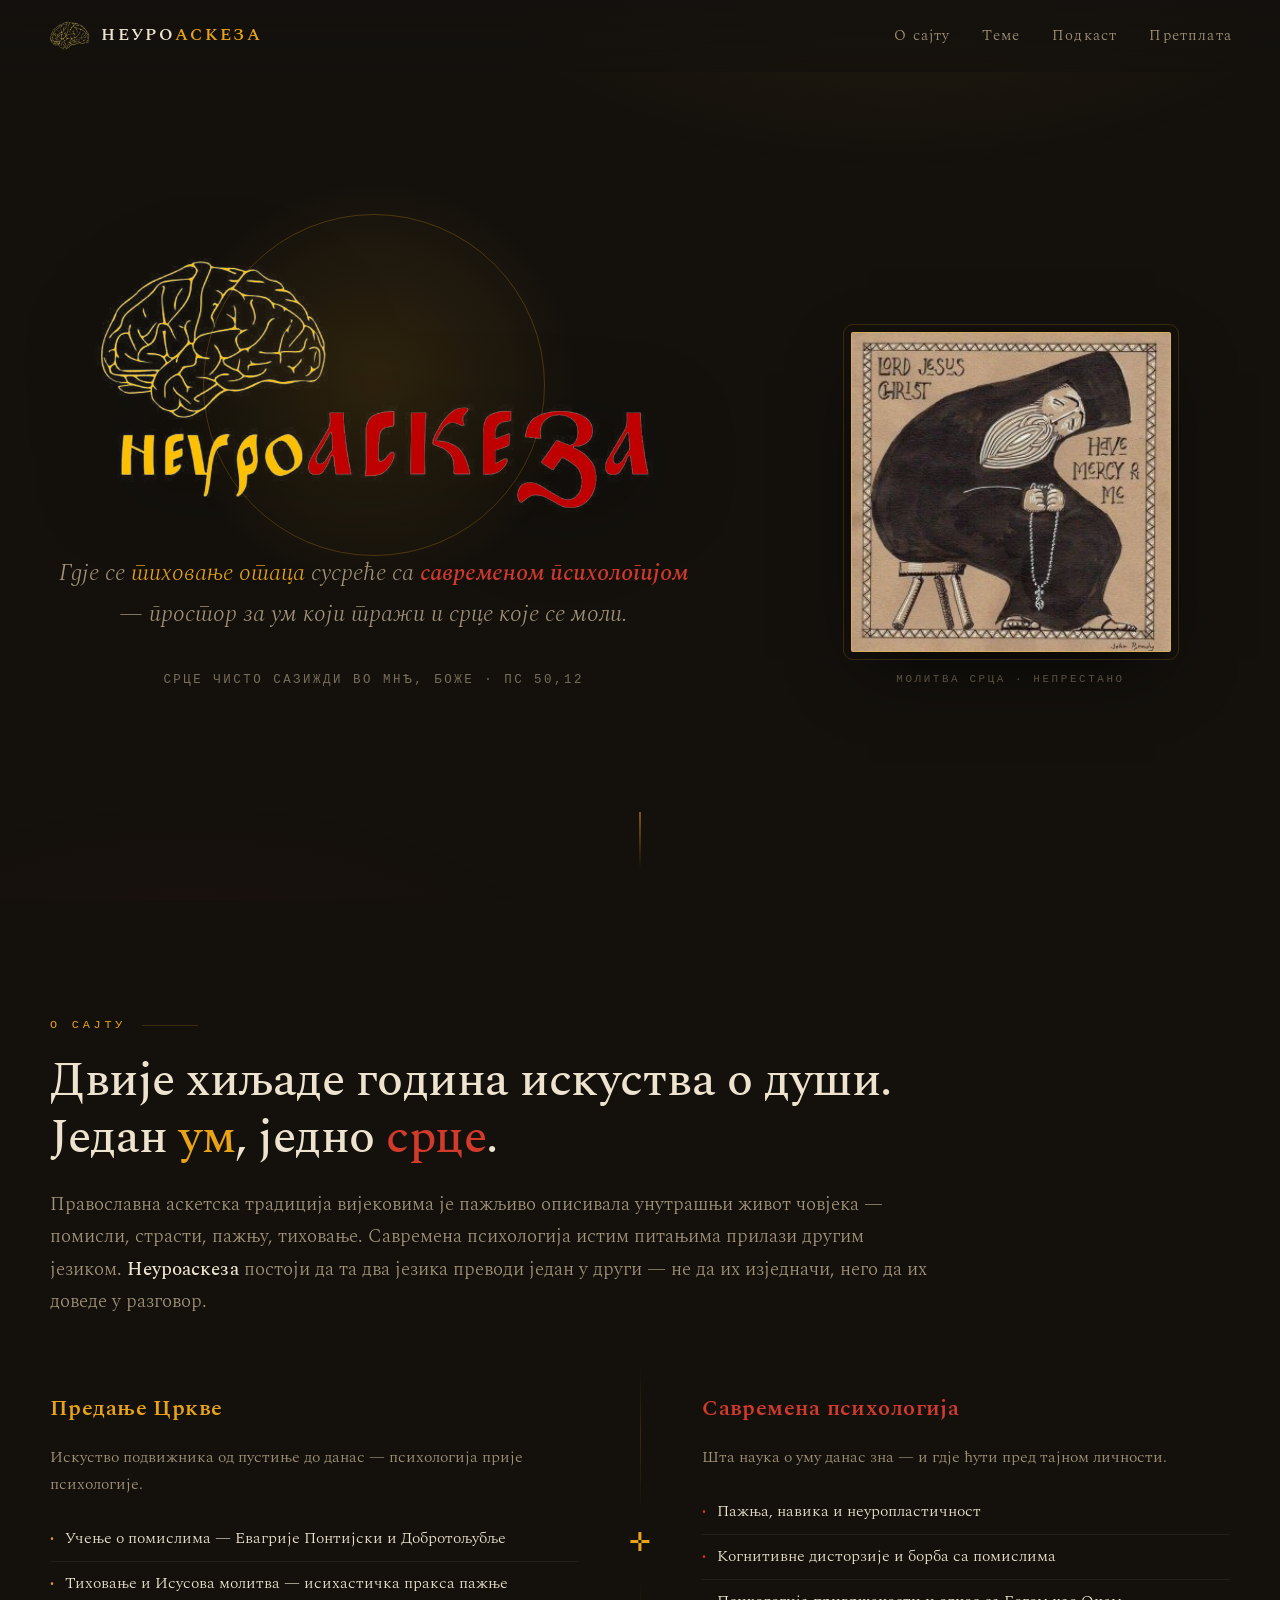
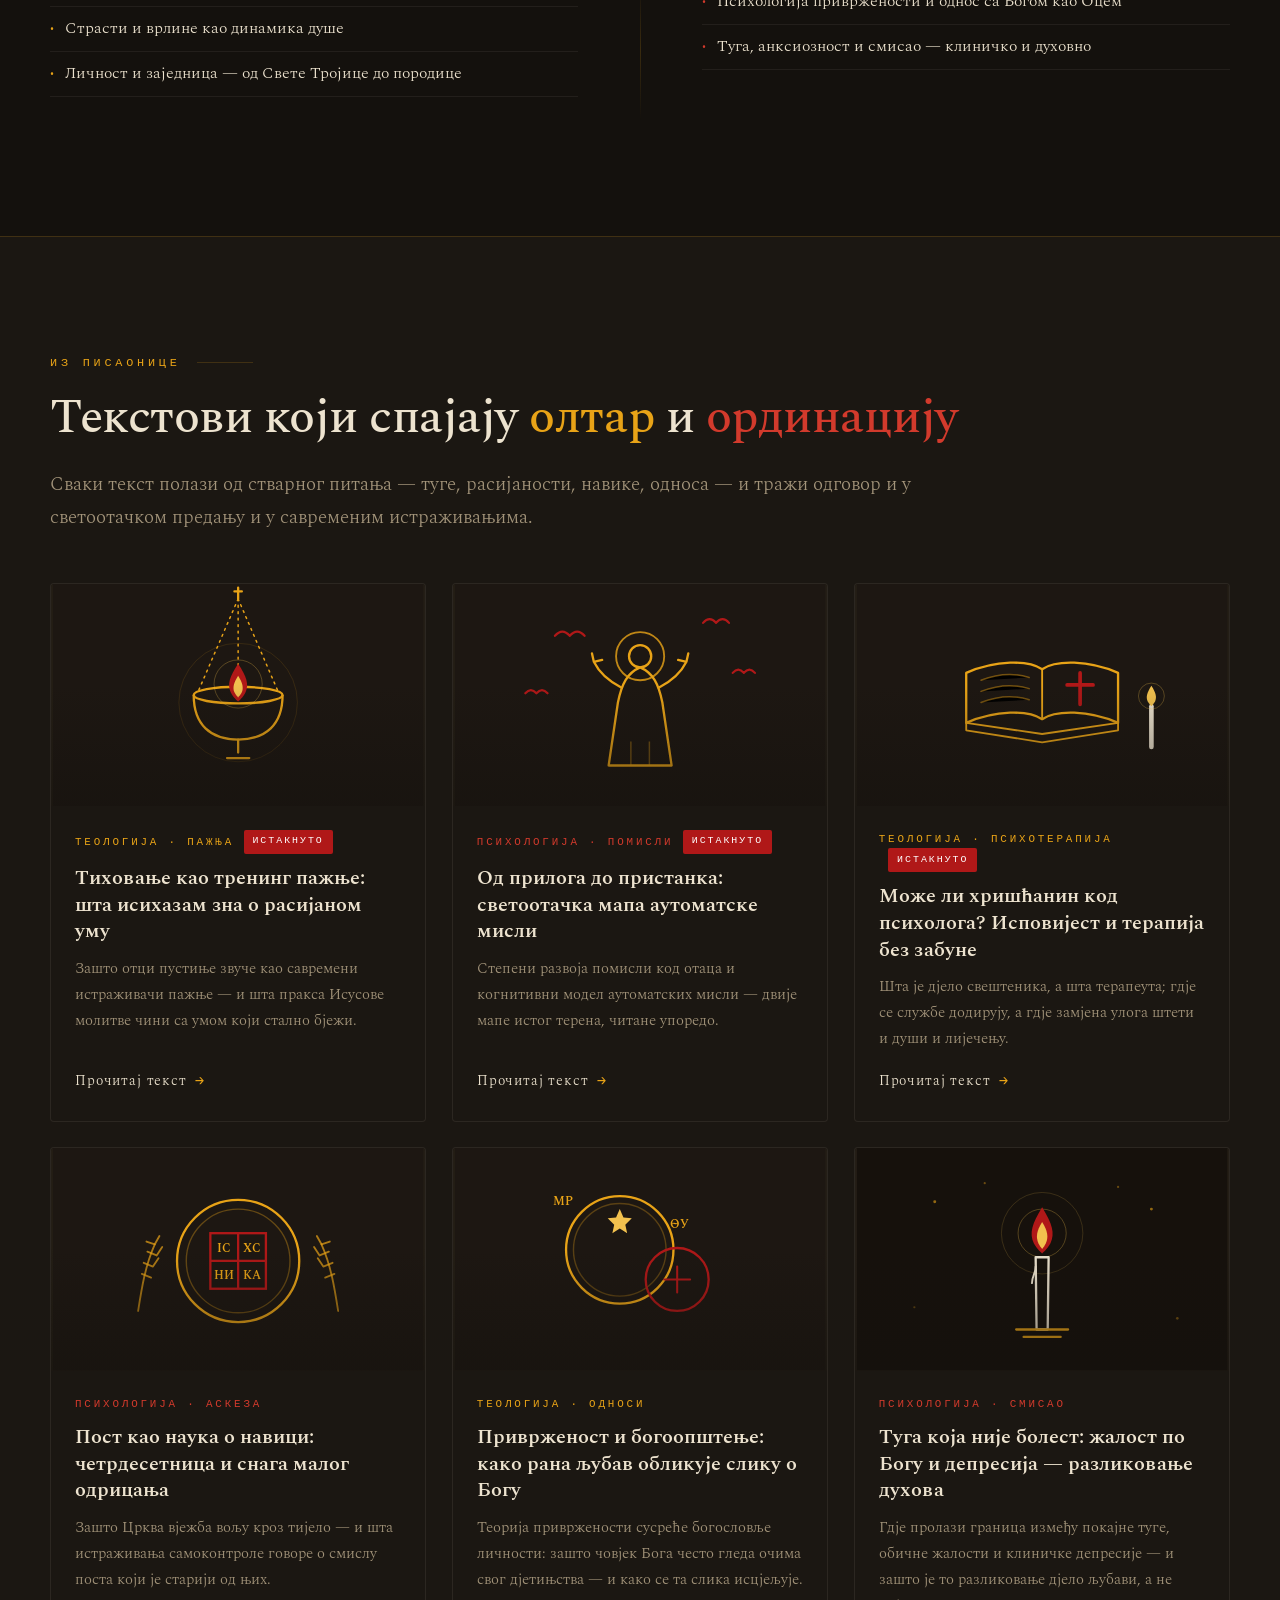
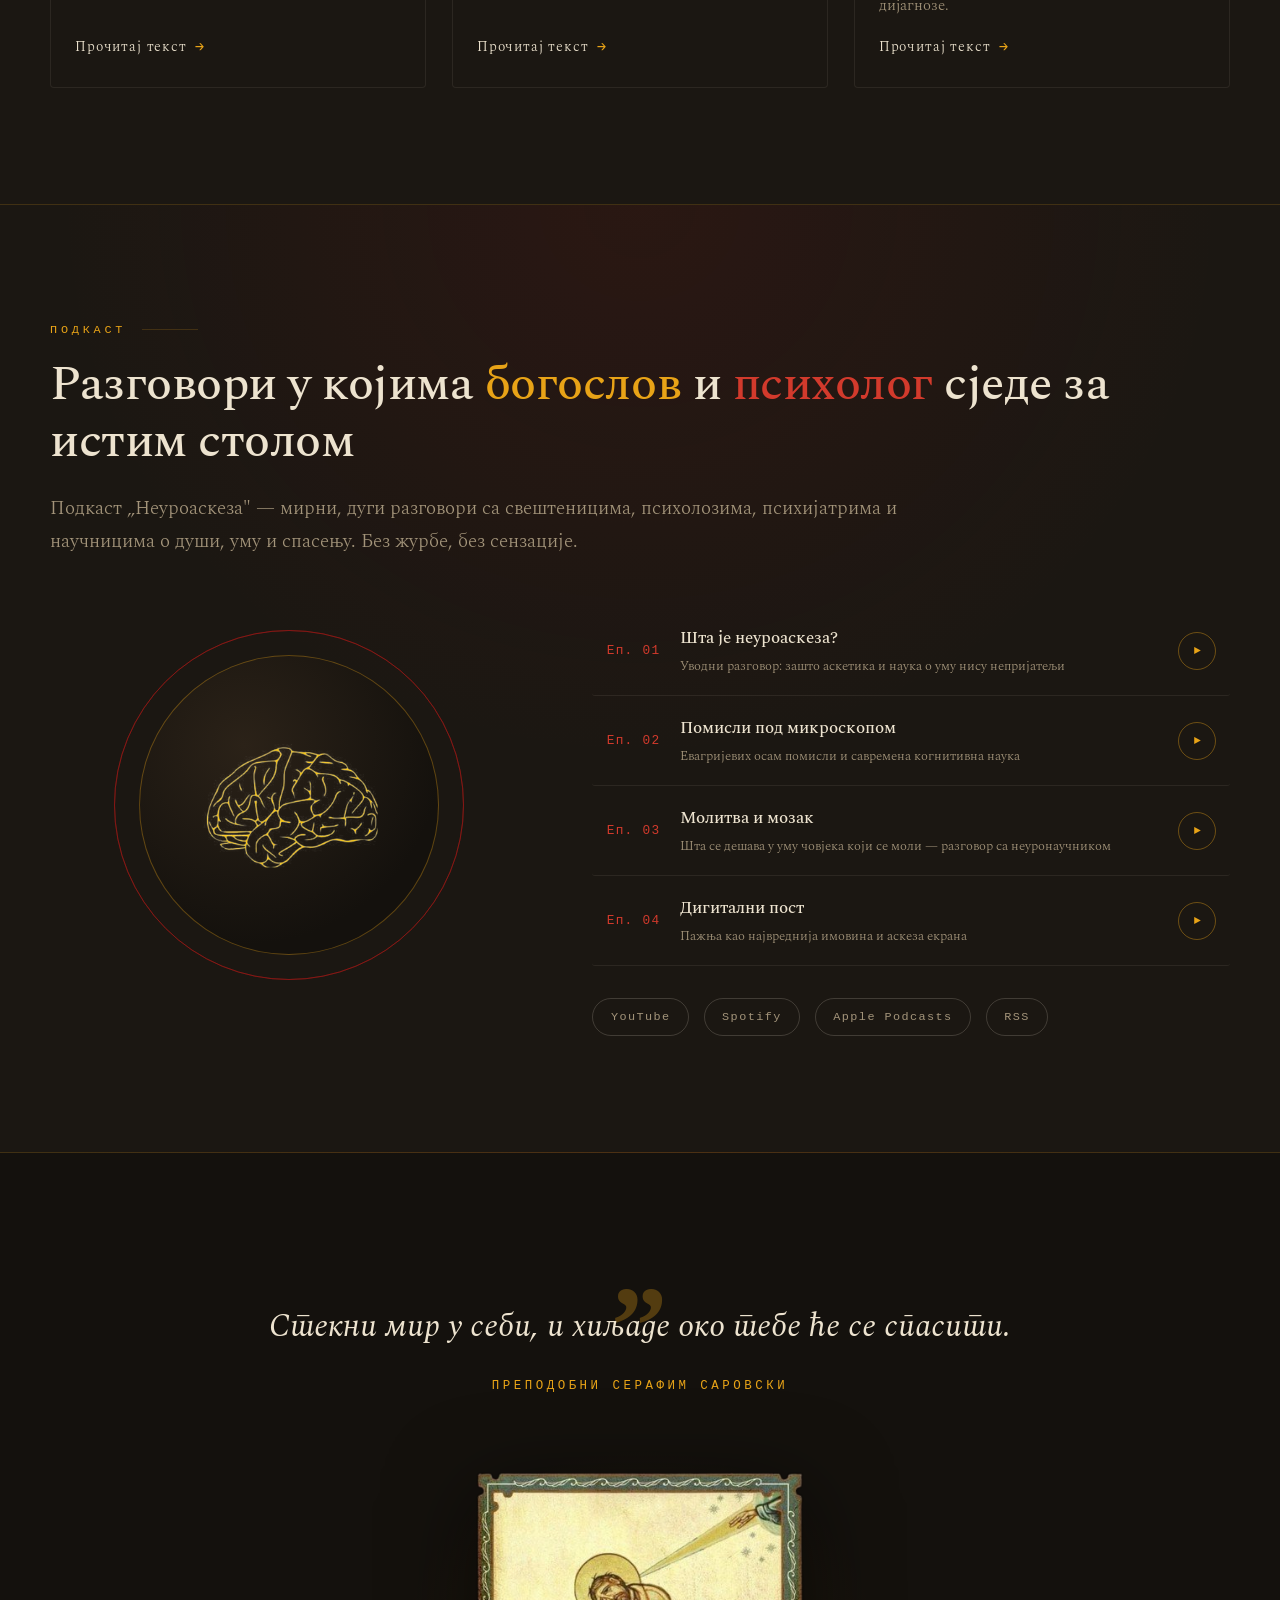
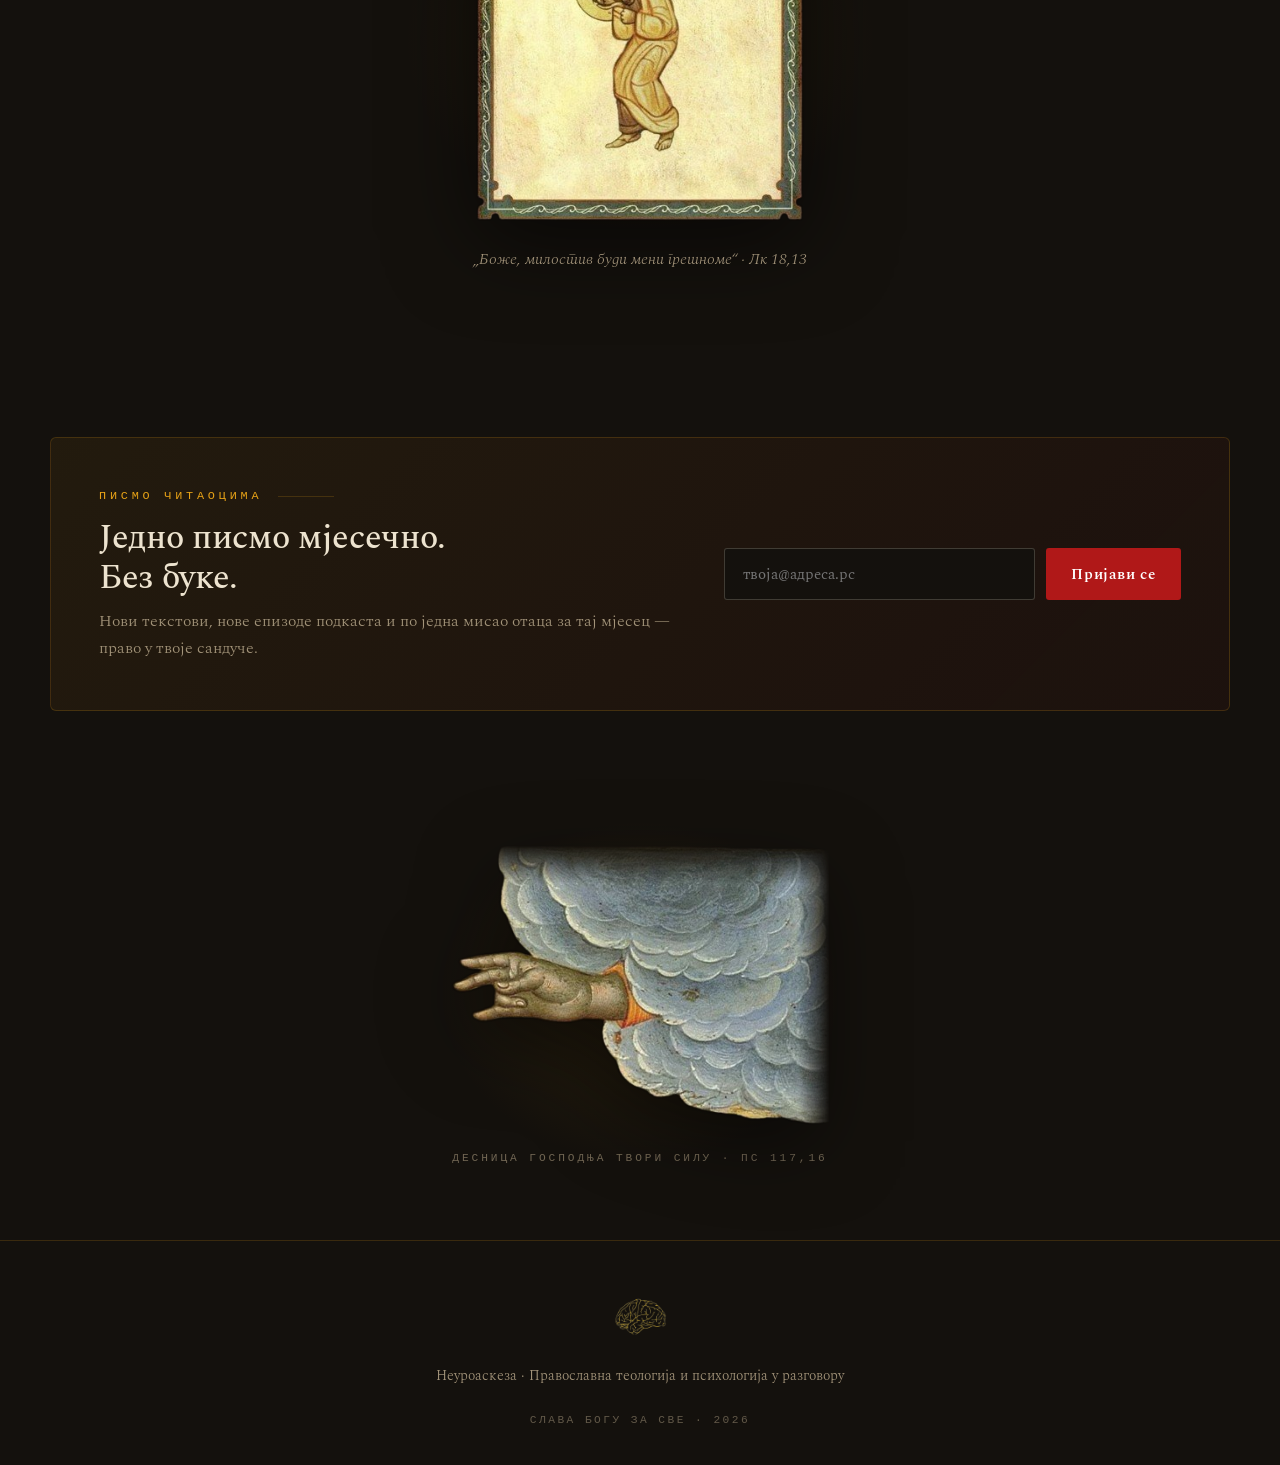
<file: index.html>
<!DOCTYPE html>
<html lang="sr">
<head>
<meta charset="UTF-8">
<meta name="viewport" content="width=device-width, initial-scale=1.0">
<title>Неуроаскеза — Православна теологија и психологија</title>
<meta name="description" content="Неуроаскеза — простор сусрета православне теологије, психологије и савремене науке о уму.">
<link rel="icon" type="image/png" href="images/znak.png">
<meta property="og:title" content="Неуроаскеза — Православна теологија и психологија">
<meta property="og:description" content="Простор сусрета православне теологије, психологије и савремене науке о уму. Текстови и подкаст.">
<meta property="og:type" content="website">
<meta property="og:image" content="images/logo.png">
<meta name="theme-color" content="#14110d">
<link rel="preconnect" href="https://fonts.googleapis.com">
<link rel="preconnect" href="https://fonts.gstatic.com" crossorigin>
<link href="https://fonts.googleapis.com/css2?family=Spectral:ital,wght@0,300;0,400;0,500;0,600;0,700;1,400;1,500&family=PT+Serif:ital,wght@0,400;0,700;1,400&family=PT+Mono&display=swap&subset=cyrillic" rel="stylesheet">
<style>
:root{
  --noc:#14110d;          /* ноћно бдење — основа */
  --noc2:#1b1712;         /* топлија плоча */
  --noc3:#241e16;         /* издигнута површина */
  --zlato:#E8A317;        /* злато из логотипа */
  --zlato-svetlo:#F2C14E; /* светлије злато */
  --grimiz:#B01818;       /* литургијски гримиз */
  --grimiz-svetao:#d23a2c;
  --pergament:#EDE3CF;    /* основни текст */
  --pepeo:#a3947a;        /* пригушен текст */
  --linija:rgba(232,163,23,.18);
  --serif:'Spectral','PT Serif',Georgia,serif;
  --mono:'PT Mono',ui-monospace,monospace;
}
*{margin:0;padding:0;box-sizing:border-box}
html{scroll-behavior:smooth}
body{
  background:var(--noc);
  color:var(--pergament);
  font-family:var(--serif);
  font-weight:300;
  line-height:1.7;
  overflow-x:hidden;
}
::selection{background:var(--grimiz);color:var(--pergament)}

/* ----- позадинска текстура: тихи злaтни „кандило" сјај ----- */
body::before{
  content:"";
  position:fixed;inset:0;
  background:
    radial-gradient(ellipse 60% 40% at 70% -5%, rgba(232,163,23,.07), transparent 60%),
    radial-gradient(ellipse 50% 35% at 15% 110%, rgba(176,24,24,.05), transparent 60%);
  pointer-events:none;z-index:0;
}
main,header,footer{position:relative;z-index:1}

/* ================= НАВИГАЦИЈА ================= */
.nav{
  position:fixed;top:0;left:0;right:0;z-index:100;
  display:flex;align-items:center;justify-content:space-between;
  padding:.9rem clamp(1.2rem,4vw,3rem);
  background:linear-gradient(to bottom, rgba(20,17,13,.92), rgba(20,17,13,.75));
  backdrop-filter:blur(12px);
  border-bottom:1px solid transparent;
  transition:border-color .4s ease;
}
.nav.scrolled{border-bottom-color:var(--linija)}
.nav-mark{display:flex;align-items:center;gap:.7rem;text-decoration:none}
.nav-mark img{height:42px;width:auto;display:block;transition:transform .5s cubic-bezier(.2,.8,.2,1)}
.nav-mark:hover img{transform:rotate(-6deg) scale(1.08)}
.nav-mark span{
  font-family:var(--serif);font-weight:600;font-size:1.05rem;letter-spacing:.14em;
  color:var(--pergament);text-transform:uppercase;
}
.nav-mark span b{color:var(--zlato);font-weight:600}
.nav-links{display:flex;gap:clamp(1rem,2.5vw,2.2rem);list-style:none}
.nav-links a{
  color:var(--pepeo);text-decoration:none;font-size:.92rem;letter-spacing:.08em;
  position:relative;padding:.25rem 0;transition:color .3s;
}
.nav-links a::after{
  content:"";position:absolute;left:0;bottom:0;width:100%;height:1px;
  background:var(--zlato);transform:scaleX(0);transform-origin:right;
  transition:transform .35s cubic-bezier(.2,.8,.2,1);
}
.nav-links a:hover{color:var(--pergament)}
.nav-links a:hover::after{transform:scaleX(1);transform-origin:left}
.nav-toggle{display:none;background:none;border:none;cursor:pointer;padding:.4rem}
.nav-toggle span{display:block;width:24px;height:2px;background:var(--zlato);margin:5px 0;transition:.3s}

/* ================= ХЕРОЈ ================= */
.hero{
  min-height:100vh;
  display:flex;flex-direction:column;justify-content:center;align-items:center;
  text-align:center;
  padding:7rem clamp(1.2rem,4vw,3rem) 4rem;
  position:relative;
}
/* нимб — златни круг иза логотипа, као ореол иконе */
.hero-nimbus{
  position:relative;
  display:flex;justify-content:center;align-items:center;
  margin-bottom:2.5rem;
}
.hero-nimbus::before{
  content:"";
  position:absolute;
  width:min(420px,72vw);height:min(420px,72vw);
  border-radius:50%;
  background:radial-gradient(circle, rgba(232,163,23,.13) 0%, rgba(232,163,23,.05) 45%, transparent 70%);
  animation:nimbus 7s ease-in-out infinite;
}
.hero-nimbus::after{
  content:"";
  position:absolute;
  width:min(340px,60vw);height:min(340px,60vw);
  border-radius:50%;
  border:1px solid rgba(232,163,23,.25);
  animation:nimbusRing 7s ease-in-out infinite;
}
@keyframes nimbus{0%,100%{transform:scale(1);opacity:.85}50%{transform:scale(1.06);opacity:1}}
@keyframes nimbusRing{0%,100%{transform:scale(1);opacity:.5}50%{transform:scale(1.04);opacity:.9}}
.hero-logo{
  width:min(560px,86vw);height:auto;position:relative;z-index:2;
  opacity:0;transform:translateY(24px);
  animation:rise 1.2s .2s cubic-bezier(.2,.8,.2,1) forwards;
  filter:drop-shadow(0 12px 40px rgba(0,0,0,.5));
  transition:transform .6s cubic-bezier(.2,.8,.2,1), filter .6s;
}
.hero-logo:hover{
  transform:translateY(-6px) scale(1.02);
  filter:drop-shadow(0 18px 50px rgba(232,163,23,.25));
}
@keyframes rise{to{opacity:1;transform:translateY(0)}}
.hero-tag{
  font-size:clamp(1.15rem,2.4vw,1.5rem);
  font-weight:300;font-style:italic;
  color:var(--pepeo);
  max-width:34em;
  opacity:0;animation:rise 1.2s .55s cubic-bezier(.2,.8,.2,1) forwards;
}
.hero-tag em{color:var(--zlato);font-style:italic}
.hero-tag strong{color:var(--grimiz-svetao);font-weight:500}
.hero-verse{
  margin-top:2.2rem;
  font-family:var(--mono);font-size:.78rem;letter-spacing:.2em;text-transform:uppercase;
  color:rgba(163,148,122,.7);
  opacity:0;animation:rise 1.2s .85s cubic-bezier(.2,.8,.2,1) forwards;
}
.hero-scroll{
  position:absolute;bottom:2rem;left:50%;transform:translateX(-50%);
  width:1px;height:56px;background:linear-gradient(to bottom, var(--zlato), transparent);
  animation:drip 2.2s ease-in-out infinite;
}
@keyframes drip{0%{transform:translateX(-50%) scaleY(0);transform-origin:top}45%{transform:translateX(-50%) scaleY(1);transform-origin:top}55%{transform:translateX(-50%) scaleY(1);transform-origin:bottom}100%{transform:translateX(-50%) scaleY(0);transform-origin:bottom}}

/* ================= СЕКЦИЈЕ ================= */
section{padding:clamp(4rem,9vw,7.5rem) clamp(1.2rem,4vw,3rem)}
.wrap{max-width:1180px;margin:0 auto}
.eyebrow{
  font-family:var(--mono);font-size:.74rem;letter-spacing:.32em;text-transform:uppercase;
  color:var(--zlato);margin-bottom:1.1rem;display:flex;align-items:center;gap:1rem;
}
.eyebrow::after{content:"";flex:0 0 56px;height:1px;background:var(--linija)}
h2{
  font-size:clamp(1.9rem,4.4vw,3rem);font-weight:500;line-height:1.18;
  letter-spacing:-.01em;margin-bottom:1.4rem;
}
h2 .gold{color:var(--zlato)}
h2 .crims{color:var(--grimiz-svetao)}
.lede{font-size:clamp(1.05rem,1.7vw,1.2rem);color:var(--pepeo);max-width:46em}

/* откривање при скролу */
.reveal{opacity:0;transform:translateY(34px);transition:opacity .9s cubic-bezier(.2,.8,.2,1), transform .9s cubic-bezier(.2,.8,.2,1)}
.reveal.on{opacity:1;transform:none}
.reveal.d1{transition-delay:.12s}.reveal.d2{transition-delay:.24s}.reveal.d3{transition-delay:.36s}

/* ================= О САЈТУ — две колоне сусрета ================= */
.meet{
  display:grid;grid-template-columns:1fr auto 1fr;gap:clamp(1.5rem,4vw,3.5rem);
  align-items:stretch;margin-top:3rem;
}
.meet-col{padding:1.5rem 0}
.meet-col h3{
  font-size:1.35rem;font-weight:600;margin-bottom:1rem;letter-spacing:.02em;
}
.meet-col.theo h3{color:var(--zlato)}
.meet-col.psy h3{color:var(--grimiz-svetao)}
.meet-col p{color:var(--pepeo);font-size:1rem}
.meet-col ul{list-style:none;margin-top:1.2rem}
.meet-col li{
  padding:.55rem 0;border-bottom:1px solid rgba(237,227,207,.07);
  font-size:.97rem;color:var(--pergament);
  display:flex;gap:.7rem;align-items:baseline;
  transition:padding-left .3s ease, color .3s;
}
.meet-col li::before{content:"·";color:var(--zlato);font-weight:700}
.meet-col.psy li::before{color:var(--grimiz-svetao)}
.meet-col li:hover{padding-left:.5rem;color:#fff}
.meet-axis{
  display:flex;flex-direction:column;align-items:center;gap:.8rem;
  justify-content:center;
}
.meet-axis .line{width:1px;flex:1;background:linear-gradient(to bottom,transparent,var(--linija),transparent)}
.meet-axis .cross{
  font-size:1.6rem;color:var(--zlato);
  animation:pulseGold 4s ease-in-out infinite;
}
@keyframes pulseGold{0%,100%{opacity:.65;text-shadow:0 0 0 transparent}50%{opacity:1;text-shadow:0 0 24px rgba(232,163,23,.55)}}

/* ================= ТЕМЕ / ЧЛАНЦИ ================= */
.cards{
  display:grid;grid-template-columns:repeat(auto-fit,minmax(290px,1fr));
  gap:1.6rem;margin-top:3rem;
}
.card{
  background:var(--noc2);
  border:1px solid rgba(237,227,207,.08);
  border-radius:4px;
  overflow:hidden;
  text-decoration:none;color:inherit;
  display:flex;flex-direction:column;
  transition:transform .5s cubic-bezier(.2,.8,.2,1), border-color .5s, box-shadow .5s;
}
.card:hover{
  transform:translateY(-8px);
  border-color:rgba(232,163,23,.4);
  box-shadow:0 24px 60px -20px rgba(0,0,0,.7), 0 0 0 1px rgba(232,163,23,.12);
}
.card-img{
  position:relative;aspect-ratio:16/9.5;overflow:hidden;
  background:var(--noc3);
}
.card-img svg{
  width:100%;height:100%;display:block;
  transition:transform .8s cubic-bezier(.2,.8,.2,1), filter .8s;
}
.card:hover .card-img svg{transform:scale(1.08);filter:saturate(1.25) brightness(1.1)}
.card-img::after{
  content:"";position:absolute;inset:0;
  background:linear-gradient(to top, rgba(20,17,13,.55), transparent 55%);
  opacity:.9;transition:opacity .6s;
}
.card:hover .card-img::after{opacity:.4}
/* златни одсјај који прелази преко слике на ховер */
.card-img::before{
  content:"";position:absolute;top:0;left:-80%;width:50%;height:100%;
  background:linear-gradient(105deg, transparent, rgba(242,193,78,.18), transparent);
  transform:skewX(-18deg);z-index:2;transition:left .8s cubic-bezier(.2,.8,.2,1);
}
.card:hover .card-img::before{left:130%}
.card-body{padding:1.5rem 1.5rem 1.7rem;display:flex;flex-direction:column;gap:.7rem;flex:1}
.card-cat{
  font-family:var(--mono);font-size:.68rem;letter-spacing:.26em;text-transform:uppercase;
  color:var(--zlato);
}
.card-cat.red{color:var(--grimiz-svetao)}
.card h3{font-size:1.28rem;font-weight:600;line-height:1.3;transition:color .3s}
.card:hover h3{color:var(--zlato-svetlo)}
.card p{font-size:.95rem;color:var(--pepeo);flex:1}
.card-more{
  font-size:.88rem;color:var(--pergament);letter-spacing:.06em;
  display:inline-flex;align-items:center;gap:.5rem;margin-top:.4rem;
}
.card-more::after{content:"→";transition:transform .35s cubic-bezier(.2,.8,.2,1);color:var(--zlato)}
.card:hover .card-more::after{transform:translateX(6px)}

/* ================= ПОДКАСТ ================= */
.podcast{
  background:
    radial-gradient(ellipse 70% 90% at 50% 0%, rgba(176,24,24,.10), transparent 65%),
    var(--noc2);
  border-top:1px solid var(--linija);
  border-bottom:1px solid var(--linija);
}
.pod-grid{
  display:grid;grid-template-columns:minmax(280px,1.05fr) 1.4fr;
  gap:clamp(2rem,5vw,4.5rem);align-items:center;margin-top:1rem;
}
.pod-visual{position:relative;display:flex;justify-content:center;align-items:center;padding:2rem 0}
.pod-disc{
  width:min(300px,70vw);height:min(300px,70vw);border-radius:50%;
  background:radial-gradient(circle at 35% 30%, #2b2218, var(--noc) 70%);
  border:1px solid rgba(232,163,23,.35);
  display:flex;justify-content:center;align-items:center;
  position:relative;
  transition:transform .6s cubic-bezier(.2,.8,.2,1), box-shadow .6s;
  cursor:pointer;
}
.pod-disc:hover{transform:scale(1.04);box-shadow:0 0 80px rgba(232,163,23,.18)}
.pod-disc img{width:62%;height:auto;animation:spinSlow 40s linear infinite}
.pod-disc:hover img{animation-play-state:paused}
@keyframes spinSlow{to{transform:rotate(360deg)}}
.pod-wave{
  position:absolute;inset:-26px;border-radius:50%;
  border:1px solid rgba(176,24,24,.35);
  animation:wave 3.2s ease-out infinite;
}
.pod-wave.w2{animation-delay:1.05s}
.pod-wave.w3{animation-delay:2.1s}
@keyframes wave{0%{transform:scale(.86);opacity:0}25%{opacity:.7}100%{transform:scale(1.22);opacity:0}}
.episodes{list-style:none;margin-top:2rem;display:flex;flex-direction:column}
.ep{
  display:grid;grid-template-columns:auto 1fr auto;gap:1.2rem;align-items:center;
  padding:1.1rem .9rem;border-bottom:1px solid rgba(237,227,207,.08);
  transition:background .35s, padding-left .35s;cursor:pointer;border-radius:3px;
}
.ep:hover{background:rgba(232,163,23,.05);padding-left:1.3rem}
.ep-num{
  font-family:var(--mono);font-size:.8rem;color:var(--grimiz-svetao);letter-spacing:.1em;
}
.ep-title{font-size:1.05rem;font-weight:500}
.ep-title small{display:block;font-size:.84rem;color:var(--pepeo);font-weight:300;margin-top:.15rem}
.ep-play{
  width:38px;height:38px;border-radius:50%;
  border:1px solid rgba(232,163,23,.4);
  display:flex;justify-content:center;align-items:center;
  color:var(--zlato);font-size:.7rem;
  transition:background .35s, transform .35s, color .35s;
}
.ep:hover .ep-play{background:var(--zlato);color:var(--noc);transform:scale(1.12)}
.pod-platforms{margin-top:2rem;display:flex;gap:.9rem;flex-wrap:wrap}
.chip{
  font-family:var(--mono);font-size:.74rem;letter-spacing:.12em;
  border:1px solid rgba(237,227,207,.18);border-radius:99px;
  padding:.5rem 1.1rem;color:var(--pepeo);text-decoration:none;
  transition:border-color .3s,color .3s, transform .3s;
}
.chip:hover{border-color:var(--zlato);color:var(--zlato-svetlo);transform:translateY(-2px)}

/* ================= ЦИТАТ ================= */
.quote{
  text-align:center;max-width:880px;margin:0 auto;position:relative;
}
.quote::before{
  content:"„";font-size:7rem;line-height:0;display:block;
  color:rgba(232,163,23,.3);font-weight:700;margin-bottom:2.2rem;
  font-family:Georgia,serif;
}
.quote blockquote{
  font-size:clamp(1.35rem,3vw,2rem);font-weight:400;font-style:italic;line-height:1.5;
}
.quote cite{
  display:block;margin-top:1.6rem;font-style:normal;
  font-family:var(--mono);font-size:.78rem;letter-spacing:.28em;text-transform:uppercase;
  color:var(--zlato);
}

/* ================= ЦАРИНИК — смирење и покајање ================= */
.carinik-wrap{
  margin:4.5rem auto 0;text-align:center;max-width:420px;position:relative;
}
.carinik-wrap::before{
  content:"";position:absolute;left:50%;top:42%;
  width:130%;height:110%;transform:translate(-50%,-50%);
  background:radial-gradient(ellipse, rgba(232,163,23,.08), transparent 65%);
  pointer-events:none;
  animation:nimbus 7s ease-in-out infinite;
}
.carinik-img{
  width:min(330px,76vw);height:auto;display:block;margin:0 auto;position:relative;
  border-radius:3px;
  transform-origin:50% 92%;
  animation:carinikBow 8s ease-in-out infinite;
  filter:drop-shadow(0 20px 44px rgba(0,0,0,.6));
  transition:transform .7s cubic-bezier(.2,.8,.2,1), filter .7s;
}
.carinik-img:hover{
  transform:scale(1.045);
  filter:drop-shadow(0 26px 54px rgba(0,0,0,.65)) drop-shadow(0 0 36px rgba(232,163,23,.3));
}
@keyframes carinikBow{
  0%,100%{transform:rotate(0deg) translateY(0)}
  50%{transform:rotate(-1.1deg) translateY(3px)}
}
.carinik-caption{
  margin-top:1.5rem;position:relative;
  font-style:italic;font-size:1.02rem;color:var(--pepeo);
}

/* ================= ПРЕТПЛАТА ================= */
.subscribe-box{
  margin-top:3rem;
  background:linear-gradient(135deg, rgba(232,163,23,.07), rgba(176,24,24,.06));
  border:1px solid var(--linija);border-radius:6px;
  padding:clamp(1.8rem,4vw,3rem);
  display:grid;grid-template-columns:1.3fr 1fr;gap:2rem;align-items:center;
}
.sub-form{display:flex;gap:.7rem}
.sub-form input{
  flex:1;background:var(--noc);border:1px solid rgba(237,227,207,.2);
  border-radius:3px;padding:.85rem 1.1rem;color:var(--pergament);
  font-family:var(--serif);font-size:.95rem;outline:none;transition:border-color .3s;
}
.sub-form input:focus{border-color:var(--zlato)}
.btn{
  background:var(--grimiz);color:#fff;border:none;border-radius:3px;
  padding:.85rem 1.6rem;font-family:var(--serif);font-weight:600;font-size:.95rem;
  letter-spacing:.04em;cursor:pointer;position:relative;overflow:hidden;
  transition:transform .3s, box-shadow .3s;
}
.btn:hover{transform:translateY(-2px);box-shadow:0 10px 30px -8px rgba(176,24,24,.6)}
.btn::after{
  content:"";position:absolute;top:0;left:-70%;width:40%;height:100%;
  background:linear-gradient(105deg,transparent,rgba(255,255,255,.25),transparent);
  transform:skewX(-18deg);transition:left .6s;
}
.btn:hover::after{left:140%}

/* ================= МОНАХ — молитвена сцена ================= */
.hero-row{
  display:grid;grid-template-columns:1.25fr .85fr;
  gap:clamp(2.5rem,7vw,6.5rem);
  align-items:center;width:100%;max-width:1240px;
}
.hero-left{display:flex;flex-direction:column;align-items:center;text-align:center}
.monk-scene{
  position:relative;
  display:flex;justify-content:center;
  opacity:0;animation:rise 1.2s .75s cubic-bezier(.2,.8,.2,1) forwards;
  padding-top:4.5rem; /* простор за облачиће */
}
.monk-frame{
  position:relative;
  width:min(320px,78vw);
  border:1px solid rgba(232,163,23,.45);
  outline:1px solid rgba(232,163,23,.18);
  outline-offset:7px;
  border-radius:2px;
  box-shadow:0 24px 70px -18px rgba(0,0,0,.75), inset 0 0 0 6px rgba(20,17,13,.18);
  background:#c9b292;
  transform-origin:50% 100%;
  animation:monkSway 6.5s ease-in-out infinite;
  transition:transform .5s cubic-bezier(.2,.8,.2,1), box-shadow .5s;
}
.monk-frame:hover{box-shadow:0 30px 90px -16px rgba(0,0,0,.85), 0 0 50px rgba(232,163,23,.18)}
@keyframes monkSway{
  0%,100%{transform:rotate(0deg)}
  30%{transform:rotate(.7deg)}
  70%{transform:rotate(-.7deg)}
}
.monk-frame img.monk-base{width:100%;height:auto;display:block;border-radius:1px}
.monk-rope{
  position:absolute;
  /* исјечак основне слике 300x300: x160..205, y165..273 */
  left:53.333%;top:55%;
  width:15%;height:auto;
  transform-origin:50% 2%;
  animation:ropeSwing 3.4s ease-in-out infinite;
  pointer-events:none;
}
@keyframes ropeSwing{
  0%,100%{transform:rotate(-1.8deg)}
  50%{transform:rotate(1.8deg)}
}
/* облачићи молитве */
.pray-bubbles{position:absolute;left:50%;top:0;width:0;height:0;pointer-events:none}
.bubble{
  position:absolute;
  background:var(--pergament);
  color:#241a10;
  font-family:var(--serif);font-weight:500;font-style:italic;
  border-radius:18px;
  padding:.55rem .95rem;
  font-size:.86rem;line-height:1.35;
  white-space:nowrap;
  opacity:0;
  box-shadow:0 8px 26px -8px rgba(0,0,0,.6);
}
.bubble.main{
  left:-78px;top:-6px;
  animation:bubbleMain 7s ease-in-out infinite;
}
.bubble.main::after{
  content:"";position:absolute;bottom:-7px;left:38px;
  width:14px;height:14px;background:inherit;
  transform:rotate(45deg);border-radius:2px;
}
.bdot{
  position:absolute;background:var(--pergament);border-radius:50%;
  opacity:0;box-shadow:0 4px 12px -3px rgba(0,0,0,.5);
}
.bdot.d1{width:7px;height:7px;left:-26px;top:52px;animation:bdot 7s ease-in-out infinite}
.bdot.d2{width:11px;height:11px;left:-40px;top:36px;animation:bdot 7s .25s ease-in-out infinite}
.bdot.d3{width:15px;height:15px;left:-58px;top:18px;animation:bdot 7s .5s ease-in-out infinite}
@keyframes bdot{
  0%,8%{opacity:0;transform:scale(.4)}
  14%,60%{opacity:1;transform:scale(1)}
  72%,100%{opacity:0;transform:scale(.6)}
}
@keyframes bubbleMain{
  0%,16%{opacity:0;transform:translateY(10px) scale(.92)}
  26%,62%{opacity:1;transform:translateY(0) scale(1)}
  76%,100%{opacity:0;transform:translateY(-14px) scale(.96)}
}
.monk-caption{
  margin-top:1.1rem;text-align:center;
  font-family:var(--mono);font-size:.68rem;letter-spacing:.24em;text-transform:uppercase;
  color:rgba(163,148,122,.65);
}

/* ================= МОДАЛ — читање текста ================= */
.modal{
  position:fixed;inset:0;z-index:200;
  display:flex;justify-content:center;align-items:flex-start;
  padding:clamp(.8rem,3vw,3rem);
  background:rgba(10,8,6,.82);
  backdrop-filter:blur(8px);
  opacity:0;pointer-events:none;
  transition:opacity .4s ease;
  overflow-y:auto;
}
.modal.open{opacity:1;pointer-events:auto}
.modal-panel{
  background:var(--noc2);
  border:1px solid rgba(232,163,23,.3);
  border-radius:6px;
  max-width:760px;width:100%;
  margin:auto 0;
  padding:clamp(1.6rem,5vw,3.5rem);
  position:relative;
  transform:translateY(26px) scale(.98);
  transition:transform .45s cubic-bezier(.2,.8,.2,1);
  box-shadow:0 40px 120px -30px rgba(0,0,0,.9);
}
.modal.open .modal-panel{transform:none}
.modal-close{
  position:sticky;top:0;float:right;margin:-.6rem -.6rem 0 1rem;
  width:42px;height:42px;border-radius:50%;
  background:var(--noc3);border:1px solid rgba(232,163,23,.35);
  color:var(--zlato);font-size:1.1rem;cursor:pointer;
  transition:background .3s,transform .3s;
  z-index:5;
}
.modal-close:hover{background:var(--grimiz);color:#fff;transform:rotate(90deg)}
.art-cat{
  font-family:var(--mono);font-size:.7rem;letter-spacing:.28em;text-transform:uppercase;
  color:var(--zlato);display:block;margin-bottom:1rem;
}
.modal-panel h2{font-size:clamp(1.5rem,3.4vw,2.2rem);margin-bottom:1.6rem}
.art-body{font-size:1.04rem;line-height:1.85;color:#d9cfba}
.art-body p{margin-bottom:1.25rem}
.art-body p:first-of-type::first-letter{
  font-size:3.4em;float:left;line-height:.85;
  padding:.06em .12em 0 0;color:var(--grimiz-svetao);font-weight:600;
}
.art-body h4{
  font-size:1.15rem;font-weight:600;color:var(--zlato-svetlo);
  margin:2rem 0 .9rem;letter-spacing:.02em;
}
.art-body em{color:var(--pergament)}
.art-body .vinjeta{
  text-align:center;color:var(--zlato);letter-spacing:.6em;
  margin:2rem 0;font-size:.9rem;
}
.badge{
  display:inline-block;font-family:var(--mono);font-size:.62rem;
  letter-spacing:.2em;text-transform:uppercase;
  background:var(--grimiz);color:#fff;border-radius:2px;
  padding:.22rem .55rem;margin-left:.6rem;vertical-align:middle;
}

/* ================= БЛАГОСЛОВ — десница из облака ================= */
.blagoslov{
  padding-top:1rem;padding-bottom:4.5rem;
  display:flex;justify-content:center;text-align:center;
}
.hand-wrap{position:relative;display:inline-block}
.hand-wrap::before{
  content:"";position:absolute;left:50%;top:46%;
  width:120%;height:120%;transform:translate(-50%,-50%);
  background:radial-gradient(ellipse, rgba(232,163,23,.10), transparent 65%);
  pointer-events:none;
  animation:nimbus 6s ease-in-out infinite;
}
.hand-img{
  width:min(380px,80vw);height:auto;display:block;position:relative;
  animation:handFloat 7s ease-in-out infinite;
  transition:transform .7s cubic-bezier(.2,.8,.2,1), filter .7s;
  filter:drop-shadow(0 18px 40px rgba(0,0,0,.55));
}
.hand-img:hover{
  transform:translateY(-8px) scale(1.04);
  filter:drop-shadow(0 24px 50px rgba(0,0,0,.6)) drop-shadow(0 0 34px rgba(232,163,23,.35));
}
@keyframes handFloat{
  0%,100%{transform:translateY(0) rotate(0deg)}
  50%{transform:translateY(-9px) rotate(-.6deg)}
}
.hand-caption{
  margin-top:1.4rem;
  font-family:var(--mono);font-size:.7rem;letter-spacing:.26em;text-transform:uppercase;
  color:rgba(163,148,122,.65);
}

/* ================= ПОДНОЖЈЕ ================= */
footer{
  border-top:1px solid var(--linija);
  padding:3rem clamp(1.2rem,4vw,3rem) 2.2rem;
  display:flex;flex-direction:column;align-items:center;gap:1.4rem;text-align:center;
}
footer img{height:54px;opacity:.9;transition:transform .5s, opacity .5s}
footer img:hover{transform:scale(1.1) rotate(4deg);opacity:1}
footer p{font-size:.85rem;color:var(--pepeo)}
footer .ps{font-family:var(--mono);font-size:.7rem;letter-spacing:.22em;text-transform:uppercase;color:rgba(163,148,122,.55)}

/* ================= МОБИЛНО ================= */
@media (max-width:880px){
  .hero-row{grid-template-columns:1fr;gap:3.5rem}
  .monk-scene{padding-top:4rem}
  .bubble.main{left:-130px}
  .nav-links{
    position:fixed;top:0;right:0;height:100vh;width:min(76vw,320px);
    background:var(--noc2);flex-direction:column;padding:6rem 2.2rem;
    transform:translateX(100%);transition:transform .45s cubic-bezier(.2,.8,.2,1);
    border-left:1px solid var(--linija);gap:1.6rem;
  }
  .nav-links.open{transform:none}
  .nav-toggle{display:block;z-index:110}
  .nav-toggle.open span:nth-child(1){transform:translateY(7px) rotate(45deg)}
  .nav-toggle.open span:nth-child(2){opacity:0}
  .nav-toggle.open span:nth-child(3){transform:translateY(-7px) rotate(-45deg)}
  .meet{grid-template-columns:1fr}
  .meet-axis{flex-direction:row;width:100%}
  .meet-axis .line{height:1px;width:auto;flex:1;background:linear-gradient(to right,transparent,var(--linija),transparent)}
  .pod-grid{grid-template-columns:1fr}
  .subscribe-box{grid-template-columns:1fr}
  .sub-form{flex-direction:column}
}
@media (prefers-reduced-motion:reduce){
  *,*::before,*::after{animation-duration:.01ms !important;animation-iteration-count:1 !important;transition-duration:.01ms !important}
  html{scroll-behavior:auto}
}
</style>
</head>
<body>

<nav class="nav" id="nav">
  <a class="nav-mark" href="#vrh">
    <img src="images/znak.png" alt="Неуроаскеза — знак">
    <span>Неуро<b>аскеза</b></span>
  </a>
  <button class="nav-toggle" id="navToggle" aria-label="Мени">
    <span></span><span></span><span></span>
  </button>
  <ul class="nav-links" id="navLinks">
    <li><a href="#o-sajtu">О сајту</a></li>
    <li><a href="#teme">Теме</a></li>
    <li><a href="#podkast">Подкаст</a></li>
    <li><a href="#pretplata">Претплата</a></li>
  </ul>
</nav>

<header class="hero" id="vrh">
  <div class="hero-row">
    <div class="hero-left">
      <div class="hero-nimbus">
        <img class="hero-logo" src="images/logo.png" alt="Неуроаскеза — логотип: мозак исцртан златом и назив исписан уставним писмом">
      </div>
      <p class="hero-tag">Гдје се <em>тиховање отаца</em> сусреће са <strong>савременом психологијом</strong> — простор за ум који тражи и срце које се моли.</p>
      <p class="hero-verse">Срце чисто сазижди во мнѣ, Боже · Пс 50,12</p>
    </div>

    <div class="monk-scene" aria-label="Цртеж монаха који се моли са бројаницом">
      <div>
        <div class="monk-frame">
          <div class="pray-bubbles" aria-hidden="true">
            <span class="bdot d1"></span>
            <span class="bdot d2"></span>
            <span class="bdot d3"></span>
            <span class="bubble main">Господе Исусе Христе,<br>помилуј ме</span>
          </div>
          <img class="monk-base" src="images/monah.png" alt="Монах погнуте главе моли се на столици држећи бројаницу">
          <img class="monk-rope" src="images/brojanica.png" alt="" aria-hidden="true">
        </div>
        <p class="monk-caption">Молитва срца · непрестано</p>
      </div>
    </div>
  </div>
  <div class="hero-scroll" aria-hidden="true"></div>
</header>

<main>

<!-- ============ О САЈТУ ============ -->
<section id="o-sajtu">
  <div class="wrap">
    <p class="eyebrow reveal">О сајту</p>
    <h2 class="reveal d1">Двије хиљаде година искуства о души.<br>Један <span class="gold">ум</span>, једно <span class="crims">срце</span>.</h2>
    <p class="lede reveal d2">Православна аскетска традиција вијековима је пажљиво описивала унутрашњи живот човјека — помисли, страсти, пажњу, тиховање. Савремена психологија истим питањима прилази другим језиком. <strong style="color:var(--pergament);font-weight:500">Неуроаскеза</strong> постоји да та два језика преводи један у други — не да их изједначи, него да их доведе у разговор.</p>

    <div class="meet">
      <div class="meet-col theo reveal d1">
        <h3>Предање Цркве</h3>
        <p>Искуство подвижника од пустиње до данас — психологија прије психологије.</p>
        <ul>
          <li>Учење о помислима — Евагрије Понтијски и Добротољубље</li>
          <li>Тиховање и Исусова молитва — исихастичка пракса пажње</li>
          <li>Страсти и врлине као динамика душе</li>
          <li>Личност и заједница — од Свете Тројице до породице</li>
        </ul>
      </div>
      <div class="meet-axis" aria-hidden="true">
        <div class="line"></div>
        <div class="cross">✛</div>
        <div class="line"></div>
      </div>
      <div class="meet-col psy reveal d2">
        <h3>Савремена психологија</h3>
        <p>Шта наука о уму данас зна — и гдје ћути пред тајном личности.</p>
        <ul>
          <li>Пажња, навика и неуропластичност</li>
          <li>Когнитивне дисторзије и борба са помислима</li>
          <li>Психологија привржености и однос са Богом као Оцем</li>
          <li>Туга, анксиозност и смисао — клиничко и духовно</li>
        </ul>
      </div>
    </div>
  </div>
</section>

<!-- ============ ТЕМЕ / ЧЛАНЦИ ============ -->
<section id="teme" style="background:var(--noc2);border-top:1px solid var(--linija)">
  <div class="wrap">
    <p class="eyebrow reveal">Из писаонице</p>
    <h2 class="reveal d1">Текстови који спајају <span class="gold">олтар</span> и <span class="crims">ординацију</span></h2>
    <p class="lede reveal d2">Сваки текст полази од стварног питања — туге, расијаности, навике, односа — и тражи одговор и у светоотачком предању и у савременим истраживањима.</p>

    <div class="cards">

      <a class="card reveal" href="#" data-article="tihovanje">
        <div class="card-img">
          <svg viewBox="0 0 400 240" xmlns="http://www.w3.org/2000/svg" role="img" aria-label="Илустрација: висеће кандило са пламеном">
            <rect width="400" height="240" fill="#1d1712"/>
            <circle cx="200" cy="128" r="64" fill="none" stroke="#E8A317" stroke-opacity=".14"/>
            <path d="M196 8 h8 M200 4 v12" stroke="#E8A317" stroke-width="2.5" stroke-linecap="round"/>
            <g stroke="#E8A317" stroke-width="1.6" stroke-dasharray="2 5" stroke-linecap="round">
              <path d="M200 16 L156 118 M200 16 L244 118 M200 16 L200 112"/>
            </g>
            <ellipse cx="200" cy="120" rx="48" ry="9" fill="none" stroke="#E8A317" stroke-width="2.5"/>
            <path d="M152 120 C 152 152 170 168 200 168 C 230 168 248 152 248 120" fill="none" stroke="#E8A317" stroke-width="2.5"/>
            <path d="M200 168 v14 M188 188 h24" stroke="#E8A317" stroke-width="2.5" stroke-linecap="round"/>
            <path d="M200 86 C 209 100 212 108 208 117 C 205 123 201 126 200 127 C 199 126 195 123 192 117 C 188 108 191 100 200 86 Z" fill="#B01818"/>
            <path d="M200 99 C 205 107 206 112 204 117 C 202 121 200 122 200 123 C 200 122 198 121 196 117 C 194 112 195 107 200 99 Z" fill="#F2C14E"/>
            <circle cx="200" cy="108" r="26" fill="none" stroke="#F2C14E" stroke-opacity=".3"/>
          </svg>
        </div>
        <div class="card-body">
          <span class="card-cat">Теологија · Пажња<span class="badge">Истакнуто</span></span>
          <h3>Тиховање као тренинг пажње: шта исихазам зна о расијаном уму</h3>
          <p>Зашто отци пустиње звуче као савремени истраживачи пажње — и шта пракса Исусове молитве чини са умом који стално бјежи.</p>
          <span class="card-more">Прочитај текст</span>
        </div>
      </a>

      <a class="card reveal d1" href="#" data-article="pomisli">
        <div class="card-img">
          <svg viewBox="0 0 400 240" xmlns="http://www.w3.org/2000/svg" role="img" aria-label="Илустрација: молитвеник са раширеним рукама и птице помисли">
            <rect width="400" height="240" fill="#1d1712"/>
            <circle cx="200" cy="78" r="26" fill="none" stroke="#E8A317" stroke-opacity=".8" stroke-width="2"/>
            <circle cx="200" cy="78" r="12" fill="none" stroke="#E8A317" stroke-width="2.5"/>
            <path d="M200 90 C 186 96 180 108 176 128 L 166 196 L 234 196 L 224 128 C 220 108 214 96 200 90 Z" fill="none" stroke="#E8A317" stroke-width="2.5" stroke-linejoin="round"/>
            <path d="M180 112 C 168 106 156 96 150 84 M150 84 l-2 -9 M150 84 l9 -2" stroke="#E8A317" stroke-width="2.5" fill="none" stroke-linecap="round"/>
            <path d="M220 112 C 232 106 244 96 250 84 M250 84 l2 -9 M250 84 l-9 -2" stroke="#E8A317" stroke-width="2.5" fill="none" stroke-linecap="round"/>
            <path d="M190 196 v-26 M210 196 v-26" stroke="#E8A317" stroke-opacity=".4" stroke-width="1.6"/>
            <g stroke="#B01818" stroke-width="2.4" fill="none" stroke-linecap="round">
              <path d="M108 56 q8 -9 16 0 M124 56 q8 -9 16 0"/>
              <path d="M268 42 q7 -8 14 0 M282 42 q7 -8 14 0"/>
              <path d="M300 96 q6 -7 12 0 M312 96 q6 -7 12 0"/>
              <path d="M76 118 q6 -7 12 0 M88 118 q6 -7 12 0"/>
            </g>
          </svg>
        </div>
        <div class="card-body">
          <span class="card-cat red">Психологија · Помисли<span class="badge">Истакнуто</span></span>
          <h3>Од прилога до пристанка: светоотачка мапа аутоматске мисли</h3>
          <p>Степени развоја помисли код отаца и когнитивни модел аутоматских мисли — двије мапе истог терена, читане упоредо.</p>
          <span class="card-more">Прочитај текст</span>
        </div>
      </a>

      <a class="card reveal d2" href="#" data-article="ispovijest">
        <div class="card-img">
          <svg viewBox="0 0 400 240" xmlns="http://www.w3.org/2000/svg" role="img" aria-label="Илустрација: отворено Јеванђеље са крстом и свијећа">
            <rect width="400" height="240" fill="#1d1712"/>
            <path d="M118 150 C 150 136 185 136 200 146 C 215 136 250 136 282 150 L 282 96 C 250 82 215 82 200 92 C 185 82 150 82 118 96 Z" fill="none" stroke="#E8A317" stroke-width="2.5" stroke-linejoin="round"/>
            <path d="M200 92 V 146" stroke="#E8A317" stroke-width="2"/>
            <g stroke="#E8A317" stroke-opacity=".45" stroke-width="1.6" stroke-linecap="round">
              <path d="M134 104 c 18 -7 36 -8 52 -3 M134 116 c 18 -7 36 -8 52 -3 M134 128 c 18 -7 36 -8 52 -3"/>
            </g>
            <path d="M241 96 v34 M227 109 h28" stroke="#B01818" stroke-width="4" stroke-linecap="round"/>
            <path d="M118 150 L 200 162 L 282 150 L 282 158 L 200 171 L 118 158 Z" fill="none" stroke="#E8A317" stroke-width="2" stroke-linejoin="round"/>
            <path d="M318 132 v44" stroke="#EDE3CF" stroke-width="5" stroke-linecap="round"/>
            <path d="M318 110 C 323 118 324 122 322 127 C 320 130 319 131 318 132 C 317 131 316 130 314 127 C 312 122 313 118 318 110 Z" fill="#F2C14E"/>
            <circle cx="318" cy="121" r="14" fill="none" stroke="#F2C14E" stroke-opacity=".3"/>
          </svg>
        </div>
        <div class="card-body">
          <span class="card-cat">Теологија · Психотерапија<span class="badge">Истакнуто</span></span>
          <h3>Може ли хришћанин код психолога? Исповијест и терапија без забуне</h3>
          <p>Шта је дјело свештеника, а шта терапеута; гдје се службе додирују, а гдје замјена улога штети и души и лијечењу.</p>
          <span class="card-more">Прочитај текст</span>
        </div>
      </a>

      <a class="card reveal" href="#" data-article="post">
        <div class="card-img">
          <svg viewBox="0 0 400 240" xmlns="http://www.w3.org/2000/svg" role="img" aria-label="Илустрација: просфора са печатом ИС ХС НИ КА и класје">
            <rect width="400" height="240" fill="#1d1712"/>
            <circle cx="200" cy="122" r="66" fill="none" stroke="#E8A317" stroke-width="2.5"/>
            <circle cx="200" cy="122" r="56" fill="none" stroke="#E8A317" stroke-opacity=".35" stroke-width="1.5"/>
            <rect x="170" y="92" width="60" height="60" fill="none" stroke="#B01818" stroke-width="2.5"/>
            <path d="M200 92 v60 M170 122 h60" stroke="#B01818" stroke-width="2.5"/>
            <g font-family="Spectral,serif" font-size="13" font-weight="600" fill="#E8A317" text-anchor="middle">
              <text x="185" y="112">ІС</text><text x="215" y="112">ХС</text>
              <text x="185" y="142">НИ</text><text x="215" y="142">КА</text>
            </g>
            <g stroke="#E8A317" stroke-opacity=".7" stroke-width="2" fill="none" stroke-linecap="round">
              <path d="M92 176 C 96 150 100 126 110 104"/>
              <path d="M110 104 l-9 -3 M112 116 l-10 -4 M108 128 l-10 -4 M106 140 l-10 -4 M110 104 l5 -9 M112 116 l6 -9 M108 128 l6 -9"/>
              <path d="M308 176 C 304 150 300 126 290 104"/>
              <path d="M290 104 l9 -3 M288 116 l10 -4 M292 128 l10 -4 M294 140 l10 -4 M290 104 l-5 -9 M288 116 l-6 -9 M292 128 l-6 -9"/>
            </g>
          </svg>
        </div>
        <div class="card-body">
          <span class="card-cat red">Психологија · Аскеза</span>
          <h3>Пост као наука о навици: четрдесетница и снага малог одрицања</h3>
          <p>Зашто Црква вјежба вољу кроз тијело — и шта истраживања самоконтроле говоре о смислу поста који је старији од њих.</p>
          <span class="card-more">Прочитај текст</span>
        </div>
      </a>

      <a class="card reveal d1" href="#" data-article="privrzenost">
        <div class="card-img">
          <svg viewBox="0 0 400 240" xmlns="http://www.w3.org/2000/svg" role="img" aria-label="Илустрација: два нимба — Богородица и Дијете">
            <rect width="400" height="240" fill="#1d1712"/>
            <circle cx="178" cy="110" r="58" fill="none" stroke="#E8A317" stroke-width="2.5"/>
            <circle cx="178" cy="110" r="50" fill="none" stroke="#E8A317" stroke-opacity=".3" stroke-width="1.5"/>
            <circle cx="240" cy="142" r="34" fill="none" stroke="#B01818" stroke-width="2.5"/>
            <path d="M240 128 v28 M226 142 h28" stroke="#B01818" stroke-width="2.2" stroke-linecap="round"/>
            <path d="M178 66 l4 9 9 1 -7 7 2 9 -8 -5 -8 5 2 -9 -7 -7 9 -1 Z" fill="#F2C14E"/>
            <g fill="#E8A317" font-family="Spectral,serif" font-size="13" font-weight="600">
              <text x="106" y="62">МР</text><text x="232" y="86">ѲУ</text>
            </g>
          </svg>
        </div>
        <div class="card-body">
          <span class="card-cat">Теологија · Односи</span>
          <h3>Приврженост и богоопштење: како рана љубав обликује слику о Богу</h3>
          <p>Теорија привржености сусреће богословље личности: зашто човјек Бога често гледа очима свог дјетињства — и како се та слика исцјељује.</p>
          <span class="card-more">Прочитај текст</span>
        </div>
      </a>

      <a class="card reveal d2" href="#" data-article="tuga">
        <div class="card-img">
          <svg viewBox="0 0 400 240" xmlns="http://www.w3.org/2000/svg" role="img" aria-label="Илустрација: упаљена свијећа у тами">
            <rect width="400" height="240" fill="#16110c"/>
            <g fill="#E8A317">
              <circle cx="84" cy="58" r="1.6" opacity=".6"/><circle cx="138" cy="38" r="1.2" opacity=".4"/>
              <circle cx="318" cy="66" r="1.6" opacity=".6"/><circle cx="282" cy="42" r="1.2" opacity=".4"/>
              <circle cx="62" cy="172" r="1.2" opacity=".35"/><circle cx="346" cy="184" r="1.4" opacity=".45"/>
            </g>
            <circle cx="200" cy="92" r="44" fill="none" stroke="#F2C14E" stroke-opacity=".18"/>
            <circle cx="200" cy="92" r="26" fill="none" stroke="#F2C14E" stroke-opacity=".3"/>
            <path d="M200 64 C 211 82 214 92 209 103 C 205 110 201 113 200 114 C 199 113 195 110 191 103 C 186 92 189 82 200 64 Z" fill="#B01818"/>
            <path d="M200 80 C 206 90 207 96 204 103 C 202 107 201 108 200 109 C 199 108 198 107 196 103 C 193 96 194 90 200 80 Z" fill="#F2C14E"/>
            <path d="M193 118 h14 L 206 196 h-12 Z" fill="none" stroke="#EDE3CF" stroke-width="2.5" stroke-linejoin="round"/>
            <path d="M193 128 c 0 8 -4 10 -4 18" stroke="#EDE3CF" stroke-width="2" fill="none" stroke-linecap="round"/>
            <path d="M172 196 h56 M180 204 h40" stroke="#E8A317" stroke-width="2.5" stroke-linecap="round"/>
          </svg>
        </div>
        <div class="card-body">
          <span class="card-cat red">Психологија · Смисао</span>
          <h3>Туга која није болест: жалост по Богу и депресија — разликовање духова</h3>
          <p>Гдје пролази граница између покајне туге, обичне жалости и клиничке депресије — и зашто је то разликовање дјело љубави, а не дијагнозе.</p>
          <span class="card-more">Прочитај текст</span>
        </div>
      </a>

    </div>
  </div>
</section>

<!-- ============ ПОДКАСТ ============ -->
<section id="podkast" class="podcast">
  <div class="wrap">
    <p class="eyebrow reveal">Подкаст</p>
    <h2 class="reveal d1">Разговори у којима <span class="gold">богослов</span> и <span class="crims">психолог</span> сједе за истим столом</h2>
    <p class="lede reveal d2">Подкаст „Неуроаскеза" — мирни, дуги разговори са свештеницима, психолозима, психијатрима и научницима о души, уму и спасењу. Без журбе, без сензације.</p>

    <div class="pod-grid">
      <div class="pod-visual reveal d1">
        <div class="pod-disc" title="Подкаст Неуроаскеза">
          <div class="pod-wave"></div>
          <div class="pod-wave w2"></div>
          <div class="pod-wave w3"></div>
          <img src="images/znak.png" alt="Знак подкаста — мозак исцртан златом">
        </div>
      </div>
      <div class="reveal d2">
        <ul class="episodes">
          <li class="ep">
            <span class="ep-num">Еп. 01</span>
            <span class="ep-title">Шта је неуроаскеза?
              <small>Уводни разговор: зашто аскетика и наука о уму нису непријатељи</small>
            </span>
            <span class="ep-play">▶</span>
          </li>
          <li class="ep">
            <span class="ep-num">Еп. 02</span>
            <span class="ep-title">Помисли под микроскопом
              <small>Евагријевих осам помисли и савремена когнитивна наука</small>
            </span>
            <span class="ep-play">▶</span>
          </li>
          <li class="ep">
            <span class="ep-num">Еп. 03</span>
            <span class="ep-title">Молитва и мозак
              <small>Шта се дешава у уму човјека који се моли — разговор са неуронаучником</small>
            </span>
            <span class="ep-play">▶</span>
          </li>
          <li class="ep">
            <span class="ep-num">Еп. 04</span>
            <span class="ep-title">Дигитални пост
              <small>Пажња као највреднија имовина и аскеза екрана</small>
            </span>
            <span class="ep-play">▶</span>
          </li>
        </ul>
        <div class="pod-platforms">
          <a class="chip" href="#">YouTube</a>
          <a class="chip" href="#">Spotify</a>
          <a class="chip" href="#">Apple Podcasts</a>
          <a class="chip" href="#">RSS</a>
        </div>
      </div>
    </div>
  </div>
</section>

<!-- ============ ЦИТАТ ============ -->
<section>
  <div class="quote reveal">
    <blockquote>Стекни мир у себи, и хиљаде око тебе ће се спасити.</blockquote>
    <cite>Преподобни Серафим Саровски</cite>
  </div>
  <div class="carinik-wrap reveal d1">
    <img class="carinik-img" src="images/carinik.png" alt="Икона цариника погнуте главе, са ореолом, обасјаног зраком свјетлости одозго — смирење и покајање">
    <p class="carinik-caption">„Боже, милостив буди мени грешноме“ · Лк 18,13</p>
  </div>
</section>

<!-- ============ ПРЕТПЛАТА ============ -->
<section id="pretplata" style="padding-top:0">
  <div class="wrap">
    <div class="subscribe-box reveal">
      <div>
        <p class="eyebrow" style="margin-bottom:.8rem">Писмо читаоцима</p>
        <h2 style="font-size:clamp(1.5rem,3vw,2.1rem);margin-bottom:.6rem">Једно писмо мјесечно.<br>Без буке.</h2>
        <p class="lede" style="font-size:1rem">Нови текстови, нове епизоде подкаста и по једна мисао отаца за тај мјесец — право у твоје сандуче.</p>
      </div>
      <form class="sub-form" onsubmit="event.preventDefault(); this.querySelector('input').value=''; alert('Хвала! Пријава је забиљежена.');">
        <input type="email" required placeholder="твоја@адреса.рс" aria-label="Адреса е-поште">
        <button class="btn" type="submit">Пријави се</button>
      </form>
    </div>
  </div>
</section>

<!-- ============ БЛАГОСЛОВ ============ -->
<section class="blagoslov" aria-label="Благослов">
  <div class="hand-wrap reveal">
    <img class="hand-img" src="images/desnica.png" alt="Десница Господња која благосиља из облака — фрагмент старе иконе">
    <p class="hand-caption">Десница Господња твори силу · Пс 117,16</p>
  </div>
</section>

</main>

<footer>
  <img src="images/znak.png" alt="Неуроаскеза">
  <p>Неуроаскеза · Православна теологија и психологија у разговору</p>
  <p class="ps">Слава Богу за све · 2026</p>
</footer>

<div class="modal" id="modal" role="dialog" aria-modal="true">
  <div class="modal-panel">
    <button class="modal-close" id="modalClose" aria-label="Затвори">✕</button>
    <div id="modalContent"></div>
  </div>
</div>

<script>
// навигација — сјенка при скролу
const nav = document.getElementById('nav');
addEventListener('scroll', () => nav.classList.toggle('scrolled', scrollY > 30), {passive:true});

// мобилни мени
const toggle = document.getElementById('navToggle');
const links = document.getElementById('navLinks');
toggle.addEventListener('click', () => {
  toggle.classList.toggle('open');
  links.classList.toggle('open');
});
links.querySelectorAll('a').forEach(a => a.addEventListener('click', () => {
  toggle.classList.remove('open'); links.classList.remove('open');
}));

// откривање при скролу
const io = new IntersectionObserver(entries => {
  entries.forEach(e => { if (e.isIntersecting) { e.target.classList.add('on'); io.unobserve(e.target); } });
}, {threshold:.15});
document.querySelectorAll('.reveal').forEach(el => io.observe(el));

// ====== ЧЛАНЦИ ======
const ARTICLES = {
tihovanje: {
  cat: "Теологија · Пажња",
  title: "Тиховање као тренинг пажње: шта исихазам зна о расијаном уму",
  body: `
<p>Сваки човјек који је икада покушао да се помоли зна шта се деси у првих тридесет секунди. Ум, који је до малоприје мирно стајао, одједном се сјети неплаћеног рачуна, јучерашњег разговора, сутрашње обавезе. Свети Јован Лествичник то описује без увијања: ум је скитница, и нигдје се његова склоност лутању не види јасније него у молитви.</p>
<p>Управо зато је источна аскетска традиција — исихазам, од грчке ријечи <em>исихиа</em>, тиховање — вијековима развијала нешто што бисмо данашњим језиком назвали школом пажње. Отци нису имали лабораторије, али су имали оно што савремена наука тек учи да цијени: деценије стрпљивог, систематског посматрања сопственог ума, из дана у дан, из ноћи у ноћ.</p>
<h4>Молитва од једне реченице</h4>
<p>Средиште те школе је Исусова молитва: <em>Господе Исусе Христе, Сине Божији, помилуј ме грешног.</em> Једна реченица, понављана полако, уз дисање, уз бројаницу, хиљадама пута. Споља гледано — једноличност. Изнутра — најзахтјевнија вјежба коју ум може добити: вратити се. Опет се вратити. И опет.</p>
<p>Ту је прва тачка сусрета са савременом психологијом. Истраживања пажње углавном се слажу да се пажња понаша као способност која се вјежба: свако примјећивање да је ум одлутао и свако враћање на предмет јесте једно „понављање" те вјежбе. А управо то је унутрашња механика Исусове молитве. Подвижник не успијева тако што никад не одлута — него тако што је хиљаду пута устао и вратио се. Свети оци би рекли: пад није пропаст; пропаст је остати доле.</p>
<h4>Пажња није циљ, него праг</h4>
<p>Овдје, међутим, исихазам и савремене технике пажње крећу различитим путевима — и поштено је то рећи. Вјежбе сабраности данас се најчешће нуде ради смирења, продуктивности, здравља. Све то су добри плодови, и отци их познају: тиховање доноси мир, бистрину, чак и тјелесно здравље. Али за исихасту, сабран ум није циљ. Сабран ум је тек праг.</p>
<p>Свети Теофан Затворник учи да је суштина молитве „стајати умом у срцу пред Богом". Пажња се сабира не да би човјек био ефикаснији, него да би имао шта принијети — да би цио, несабран и расут човјек постао једно, и то једно окренуо Личности која га гледа. Зато отци упозоравају и на опасност коју ниједан приручник о концентрацији не помиње: на прелест, само-обману ума који је технику савладао, а срце оставио неочишћено. Тиховање без смирења, кажу, опасније је од расијаности.</p>
<h4>Шта расијан човјек данас може да понесе</h4>
<p>Не мора човјек бити монах да би из ове школе нешто понио. Три ствари су преносиве у сваки живот:</p>
<p><em>Прво</em> — кратко, а стално. Отци су више цијенили мало правило које се држи сваког дана него велико које се одржи седмицу. Пет минута Исусове молитве ујутру, сваког јутра, мијења више него сат времена једном мјесечно — и свака наука о навикама ово би потписала.</p>
<p><em>Друго</em> — тијело је савезник. Бројаница у руци, успорено дисање, стајање пред иконом: исихазам никад није био „само у глави". Пажња се лакше сабира кад је укотвљена у тијелу — што је увид који тјелесно оријентисане терапије поново откривају.</p>
<p><em>Треће</em> — без самооптуживања. Кад примијетиш да си одлутао, то није пораз: то је тренутак буђења, и једини тренутак у коме се вјежба уопште дешава. Врати се без драме, као што се дијете враћа оцу.</p>
<p class="vinjeta">❧ ❧ ❧</p>
<p>Расијаност није модерна болест — модерна је само индустрија која од ње живи. Лијек је стар: једна реченица, једно срце, и хиљаду стрпљивих повратака. Тиховање не обећава ум без мисли; обећава ум који зна коме припада.</p>`
},
pomisli: {
  cat: "Психологија · Помисли",
  title: "Од прилога до пристанка: светоотачка мапа аутоматске мисли",
  body: `
<p>Негдје у четвртом вијеку, у египатској пустињи, Евагрије Понтијски је сјео и пописао оно што се дешава у глави човјека који покушава да живи сабрано. Без иједног инструмента осим сопствене будности, саставио је каталог од осам родова помисли — стомакоугађање, блуд, среброљубље, гнев, туга, униније, таштина, гордост — и, што је још важније, описао <em>како</em> помисао расте: од првог додира до потпуног заробљавања ума.</p>
<p>Шеснаест вијекова касније, когнитивна психологија је, другим рјечником и другим методом, исцртала запањујуће сличну мапу. Поставимо те двије мапе једну поред друге.</p>
<h4>Пет степеника наниже</h4>
<p>Светоотачко предање, систематизовано касније код отаца Добротољубља, разликује степене развоја помисли. <em>Прилог</em> је први додир — мисао или слика која се појави сама од себе, непозвана. Отци су јединствени у оцjени: за прилог човјек није крив. Он је као птица која пролети изнад главе.</p>
<p><em>Сочетаније</em> је разговор: ум се окренуо за помишљу и почео да је разгледа. <em>Сослoжeње</em> је пристанак — воља је рекла „да". Слиједи <em>плијењење</em>, кад мисао већ вуче човјека куда он није хтио, и најзад <em>страст</em>: утврђена навика душе, колотечина у којој се точак сам окреће.</p>
<h4>Иста мапа, други језик</h4>
<p>Когнитивни модел почиње од сличног открића: мисли долазе саме. Аутоматска мисао — „нико ме не воли", „све ћу упропастити" — искрсне непозвана, као Евагријев прилог. И као код отаца, кључно мјесто није појава мисли, него оно што слиједи: да ли ће је човјек узети за истину и ући с њом у разговор. Оно што терапеути зову стапањем с мишљу, отци су звали сочетанијем; оно што се у терапији назива руминацијом — точак истог садржаја који се врти сатима — отци би препознали као плијењење; а утврђене обрасце мишљења и понашања, који се годинама уписују све дубље, као страст.</p>
<p>Подударност није случајна. И пустињак и истраживач посматрају исти предмет — људски ум — и обојица су посматрали пажљиво. Разлика је у томе шта с мапом раде.</p>
<h4>Гдје се мапе разилазе</h4>
<p>Когнитивна терапија учи човјека да аутоматску мисао ухвати, испита и провјери: је ли тачна? Има ли доказа? То је драгоцјена вјештина и многима је вратила живот. Светоотачки приступ иде корак даље у дијагнози: помисао није само грешка у обради података, него догађај у односу — нешто што човјека одваја или приводи Богу. Зато отац не каже само „провјери мисао", него „не разговарај с њом — окрени се". Умјесто расправе с помишљу, Исусова молитва: кратка, позната, топла. Умјесто побјеђивања мисли аргументом — замјена сабесједника.</p>
<p>Ту лежи и практична мудрост за свакога: с неким мислима се не расправља, јер сама расправа јесте сочетаније. Ко је икад покушао да се у три ујутру „изрaспрaвљa" с тјескобном мишљу, зна да расправа храни оно што гладује за пажњом.</p>
<h4>Мала вјежба разликовања</h4>
<p>Сљедећи пут кад непозвана мисао дође, покушај само ово: именуj степеник. „Ово је прилог — нисам крив и не морам ништа с њим." Ако се ухватиш у разговору: „Ово је већ сочетаније — још увијек могу да се окренем." Само то именовање, потврдиће и психолог и духовник, враћа човјеку слободу која се у аутоматизму губи.</p>
<p class="vinjeta">❧ ❧ ❧</p>
<p>Евагрије није имао појма о неуронима. Али је знао оно што се не мијења: човјек није својe мисли. Између прилога и пристанка постоји простор — узак, али стваран — и у том простору станује и слобода, и подвиг, и благодат.</p>`
},
ispovijest: {
  cat: "Теологија · Психотерапија",
  title: "Може ли хришћанин код психолога? Исповијест и терапија без забуне",
  body: `
<p>Питање из наслова поставља се у црквеним двориштима тише него друга, али се поставља стално. Млада мајка коју је преплавила тјескоба; човјек који послије губитка не може да устане из туге; студент кога напади панике стижу усред предавања. Сви они воле Цркву — и сви се питају: смијем ли потражити и стручну помоћ, или је то знак мале вјере?</p>
<p>Одговор предања је јаснији него што се обично мисли — али тражи да прво раздвојимо двије службе које се често бркају.</p>
<h4>Шта је исповијест</h4>
<p>Исповијест је света тајна. У њој човјек не „рјешава проблем", него стоји пред живим Богом и враћа се кући, као блудни син. Свештеник није ту као стручњак за душевне механизме, него као свједок сусрета и служитељ опроштаја. Мјера исповијести није „осјећам се боље" (мада се човјек често осјећа неизрециво лакше), него: помирен сам, опроштено ми је, поново сам у заједници.</p>
<p>Зато исповијест не застаријева и не може је замијенити никаква метода — јер ниједна метода не опрашта гријехе.</p>
<h4>Шта је психотерапија</h4>
<p>Психотерапија је нешто друго и скромније: стручна, временски ограничена помоћ да се разумију и промијене обрасци мишљења, осјећања и понашања који човјека муче. Терапеут не опрашта гријехе и не води ка спасењу — нити то тврди. Он помаже да се одвеже чвор: да тјескоба добије име, да туга добије ток, да навика добије алтернативу.</p>
<p>Кад се те двије службе тако поставе, види се да оне нису такмаци, него сусједи. Свети Нектарије Егински лијечио се код љекара; преподобни Порфирије Кавсокаливит говорио је о душевним стањима с пажњом која би посрамила понеког клиничара — и слао је људе љекарима кад је томе било мјесто. Тијело лијечи љекар, душевне процесе помаже да распетља терапеут, а душу спасава Бог — и једно другом не смета, него помаже.</p>
<h4>Гдје настаје забуна</h4>
<p>Штета настаје кад једна служба покуша да замијени другу. Кад човјек од исповијести очекује терапију — па се разочара што послије разрјешења тјескоба није нестала, као да је благодат лијек против симптома. Или обрнуто: кад од терапије очекује опроштај и смисао — па године проведе анализирајући себе, а кајање замијени објашњењем. Објашњен гријех није исто што и опроштен гријех; смирен симптом није исто што и спасена душа.</p>
<p>Посебно треба рећи јасно: кад је човјеку тешко до те мјере да помишља да живот нема смисла, или да би себи нешто учинио — то није тренутак за дилеме о „малој вјери". То је тренутак да се потражи и духовник и стручна помоћ, одмах, и једно и друго. Тражење помоћи није мањак вјере; неискање помоћи из стида — то је замка.</p>
<h4>Практично разликовање</h4>
<p>Код духовника се иде са гријехом, са питањем савјести, са жеђу за Богом — и редовно, не само у кризи. Код психолога или психијатра се иде кад сметња траје и омета живот: сан, рад, односе, вољу. А често је пут — оба врата. Добар духовник ће се обрадовати што се његово духовно чедо лијечи; добар терапеут ће поштовати вјеру свог клијента као снагу, а не као симптом.</p>
<p class="vinjeta">❧ ❧ ❧</p>
<p>Може ли, дакле, хришћанин код психолога? Може — и понекад треба. Вјера која се боји истине о сопственој души није велика него уплашена вјера. А Онај који је створио и душу и памет неће се наљутити што човјек користи обоје да би оздравио.</p>`
},
post: {
  cat: "Психологија · Аскеза",
  title: "Пост као наука о навици: четрдесетница и снага малог одрицања",
  body: `
<p>Сваке године, кад почне Часни пост, понови се исти призор: свијет који је одавно престао да разумије пост одједном открива његове рођаке под другим именима. „Изазов тридесет дана без шећера." „Дигитална детоксикација." „Хладни тушеви." Човјек двадесет првог вијека, заробљен у изобиљу, инстинктивно тражи оно што је Црква никад није ни престала да практикује: добровољно, одмјерено, осмишљено одрицање.</p>
<p>Разлика је у томе што Црква зна <em>зашто</em> то ради — и што то ради двије хиљаде година, довољно дуго да исправи све почетничке грешке које савремени изазови тек треба да направе.</p>
<h4>Зашто баш кроз тијело</h4>
<p>Прво питање које савремени човјек постави гласи: какве везе има храна са душом? Ако је вјера ствар срца, чему тањир?</p>
<p>Светоотачки одговор је антрополошки прецизан: човјек није дух заробљен у тијелу, него јединство душе и тијела — и зато се душа најпоузданије вјежба управо кроз тијело. Воља која није никад рекла „не" нечем малом и конкретном, неће знати да каже „не" ни нечем великом. Свети Јован Златоусти зато пост назива школом: не казном за тијело, него вјежбалиштем за вољу. А циљ вјежбе никад није глад сама по себи — него слобода. Пост је, кажу оци, начин да човјек докаже себи да није роб ничега створеног.</p>
<h4>Шта о томе каже наука о навикама</h4>
<p>Истраживања самоконтроле посљедњих деценија кружила су око неколико налаза који би сваком искусном духовнику звучали познато. Прво: воља се понаша као способност која се развија вјежбом — мала, редовна одрицања временом олакшавају већа. Друго: навика се не мијења херојским одлукама него структуром — унапријед одређеним правилима која одлуку склањају из тренутка искушења. И треће: одрицање успијева кад има смисао — кад човјек зна ради чега се одриче, а не само чега.</p>
<p>Погледајмо сад четрдесетницу тим очима. Мала, свакодневна одрицања? Има их у сваком оброку. Унапријед одређена структура? Постоји типик: човјек не одлучује у седам увече хоће ли постити, него је одлука донесена прије него што је искушење дошло. Смисао? Пост је окренут Пасхи — одрицање није циљ него пут, и зато не пада у мрачњаштво. Заједница? Пости цијела Црква одједном, а истраживања промјене навика једногласна су да заједница носи пола терета. Четрдесетница је, без претјеривања, најстарији и најпромишљенији програм промјене навика који постоји у непрекидној употреби.</p>
<h4>Гдје се пост и „изазов" разилазе</h4>
<p>Па ипак, пост није тек древни лајфхак — и ту треба бити поштен у оба смјера. Изазов тридесет дана служи човјеку: његовом здрављу, изгледу, осјећају постигнућа. Пост служи сусрету: оно што се уштеди на трпези, предање каже, даје се сиромаху; вријеме које се уштеди на стомаку, даје се молитви. Пост без милостиње и молитве, говорили су оци, јесте дијета — и нису то мислили као комплимент.</p>
<p>Зато је у посту уграђена и заштита од његове сопствене карикатуре: гордости испосника. Ко пости а постане раздражљив, осуђује оне који не посте, или мјери туђе тањире — промашио је пост у самој ствари, ма како строго постио. Боље је, кажу оци, јести месо са смирењем него сочиво са гордошћу.</p>
<h4>Мјера и благослов</h4>
<p>И посљедње, важно: пост је одувијек био одмјераван према човјеку. Болесни, труднице, дјеца, путници — предање за све њих зна и за све њих попушта мјеру без гриже савјести. Пост се узима са благословом духовника, према сопственим снагама, и расте полако, као и свака навика која мисли да остане. Ко први пут пости, нека почне од мало; ко има здравствене недоумице, нека пита и љекара и духовника — обојица су ту за исто: за човјека.</p>
<p class="vinjeta">❧ ❧ ❧</p>
<p>Четрдесет дана није магичан број за формирање навике. Магичног броја нема. Али четрдесет дана одрицања са смислом, у заједници, окренутог Васкрсу — то није експеримент над собом. То је пут, утабан милионима стопа прије наших, и зато се њиме иде лакше него што изгледа са почетка.</p>`
},
privrzenost: {
  cat: "Теологија · Односи",
  title: "Приврженост и богоопштење: како рана љубав обликује слику о Богу",
  body: `
<p>Постоји појава коју сваки духовник зна, а ниједан је уџбеник догматике не објашњава до краја: два човјека стоје у истом храму, слушају исто Јеванђеље, исповиједају исту вјеру — а Бога доживљавају потпуно различито. Један као Оца коме се трчи. Други као надзорника који само чека грешку. Трећи као далеку силу која се на њега лично не осврће.</p>
<p>Догматика им је иста. Шта им је различито?</p>
<h4>Прва школа повјерења</h4>
<p>Психологија привржености, изграђена на дугогодишњем посматрању дјеце и родитеља, нуди дио одговора. Дијете у првим годинама живота не учи о љубави из ријечи, него из хиљада ситних искустава: кад заплачем — да ли неко дође? Кад погријешим — да ли ме и даље хоће? Кад одем да истражујем — има ли куда да се вратим? Из тих искустава настаје оно што истраживачи зову радним моделом односа: дубоко, претежно несвјесно очекивање шта се од блиског бића може очекивати.</p>
<p>И сад кључна ствар: тај модел не остаје у дјетињству. Он постаје наочаре кроз које човјек гледа сваку каснију блискост — пријатељство, брак — па, како истраживања односа религиозности и привржености доследно показују, и однос са Богом. Човјек који је научио да је љубав условна, спонтано ће и Божију љубав доживљавати као условну — ма шта му проповијед говорила. Ум је чуо да је Бог љубав; срце је запамтило нешто друго.</p>
<h4>Шта на то каже богословље</h4>
<p>Овдје богословље има да дода нешто одлучујуће — и утјешно. Слика о Богу није Бог. То што човјек Бога <em>доживљава</em> као хладног или пријетећег не значи да Бог такав <em>јесте</em>; значи да између човјека и Бога стоје наочаре исхабане у раним одајама душе. Светоотачким рјечником: и то је један облик помисли — слика која се намеће умјесто стварности.</p>
<p>Откривење је у том смислу непрестана исправка наших пројекција. Христос Бога не показује као надзорника него као оца из приче о блудном сину — оног који трчи у сусрет, који не чека извињење до краја, који грли прије објашњења. Ту причу Господ није испричао онима који су имали добре очеве; испричао ју је свима, рачунајући управо на то да ће многима слика бити невјероватна.</p>
<h4>Може ли се слика исцијелити</h4>
<p>Може — то тврде и предање и истраживања, свако са своје стране. Модели привржености нису судбина: мијењају се, полако, кроз нова искуства поузданог односа. А ту Црква, често и не знајући, ради управо тај посао. Стабилан, дугогодишњи однос са духовником који не одбацује него подиже. Заједница која остане и кад човјек посрне. Богослужбени ритам који се враћа сваке недјеље, поуздан као откуцај срца. Молитва као свакодневно обраћање Некоме ко не отказује. Сваки од тих елемената је, психолошким рјечником, корективно искуство односа — а духовним рјечником, благодат која дјелује кроз вријеме и вјерност.</p>
<p>Понекад је у том путу драгоцјена и стручна помоћ: тамо гдје су ране дубоке, психотерапија може одрадити дио посла који се молитвом не замјењује него ослобађа — као што се сломљена рука прво намјести, па тек онда поново учи да се прекрсти.</p>
<p class="vinjeta">❧ ❧ ❧</p>
<p>Нико од нас не долази Богу празних руку: сви долазимо са сликама које су нам уцртали они који су нас први вољели — добро или лоше, како су умјели. Добра вијест је двострука: те слике нису пресуда, а Онај коме идемо стрпљив је са нашим наочарима. Он ће чекати, и трчати у сусрет, док их скидамо — једну по једну, годинама ако треба.</p>`
},
tuga: {
  cat: "Психологија · Смисао",
  title: "Туга која није болест: жалост по Богу и депресија — разликовање духова",
  body: `
<p>Међу свим унутрашњим стањима, туга је најгоре прошла у преводу на савремени језик. С једне стране се сваки облак прогласи „депресијом", па ријеч изгуби тежину. С друге стране, тамо гдје права невоља постоји, човјеку се поручи да се „тргне" и „помоли па ће проћи" — па се терет удвостручи стидом. Између те двије грешке стоји старо аскетско умијеће које се зове разликовање — и њему је овај текст посвећен.</p>
<h4>Три туге, не једна</h4>
<p>Предање не познаје једну тугу него најмање три, и не вреднује их исто.</p>
<p>Прва је <em>жалост по Богу</em> — туга покајања. Апостол Павле пише да жалост по Богу доноси покајање за спасење, и да се за њом не жали. То је туга која има смјер: боли, али креће човјека ка извору, као што бол у нози тјера да се извади трн. Њени плодови су чудни за тугу: мир послије суза, мекше срце, воља за животом. Оци су је звали радосна туга — јединствен спој који сваки човјек који је икада заплакао на исповиједи одмах препозна.</p>
<p>Друга је туга свијета — обична људска жалост због губитка: смрти, растанка, изневјерене наде. Она није ни гријех ни болест; она је цијена љубави. И Христос је заплакао над гробом пријатеља. Таква туга тражи вријеме, заједницу и утјеху — не лијечење и не пожуривање.</p>
<p>Трећу су оци звали безнадежна туга или је сврставали уз униније: туга без смјера, која не води ни ка Богу ни кроз губитак, него се врти у мјесту и троши човјека. Управо ту, на трећем мјесту, светоотачка мапа и клиничка мапа почињу да се преклапају.</p>
<h4>Гдје туга престаје да буде само туга</h4>
<p>Савремена психијатрија депресију не одређује по томе што је човјек тужан, него по склопу знакова који трају: вишенедјељна потиштеност или гашење сваке радости, измијењен сан и апетит, исцрпљеност без узрока, неспособност одлучивања, осјећање безвриједности које не одговара чињеницама — и све то тако да омета свакодневни живот. Другим ријечима: депресија није јака туга, него стање у коме се и сама способност тоговања, радовања и хтијења квари. Зато савјети „разведри се" ту не помажу — као што се ни сломљена нога не лијечи бодрењем да се потрчи.</p>
<p>За разликовање може послужити неколико једноставних питања. Има ли туга предмет — жалим ли за нечим, или је све сиво без разлога? Помјера ли се — има ли дана кад је лакше, или је равна линија седмицама? Шта чини са љубављу — приближава ли ме људима и Богу, или ме одсијеца и од њих и од себе? И најважније: шта говори о сутра — да је тешко, или да сутра не вриједи?</p>
<h4>И духовник и љекар</h4>
<p>Из овога слиједи и једноставно правило. Жалост по Богу носи се духовнику — њој је мјесто у исповиједи и она се тамо претвара у оно за шта је дана. Туга свијета носи се заједници — њој треба раме, кољиво, четрдесет дана и стрпљива љубав. А туга трећег рода, она која траје и гаси живот — она се носи и духовнику <em>и</em> љекару, без одлагања и без стида. Депресија није мањак вјере, као што ни упала плућа није мањак вјере; и једно и друго Бог лијечи — између осталог, и преко људи које је за то школовао.</p>
<p>А ако се у тами икада појави мисао да живота не треба да буде — то је знак за помоћ <em>одмах</em>, истог дана: своме љекару, дежурној служби, човјеку од повjерења. Таква мисао је симптом стања које се лијечи, а не истина о животу — ма како увјерљиво звучала изнутра.</p>
<p class="vinjeta">❧ ❧ ❧</p>
<p>Разликовање духова није хладна тријажа него дјело љубави: дати свакој тузи њено име значи дати јој и њен пут. Једну принијети Богу, другу преплакати међу својима, трећу лијечити свим што нам је дано — и кроз све три знати оно што је псалмопојац знао у најдубљем свом мраку: <em>зашто си жалосна, душо моја? Уздај се у Бога.</em></p>`
},
soon: {
  cat: "Из писаонице",
  title: "Текст је у припреми",
  body: `<p>Овај текст се тренутно пише — пажљиво и без журбе, како тема и заслужује.</p>
<p>Пријави се на мјесечно писмо при дну странице и јавићемо ти чим буде објављен.</p>
<p class="vinjeta">❧ ❧ ❧</p>`
}
};

const modal = document.getElementById('modal');
const modalContent = document.getElementById('modalContent');
const modalClose = document.getElementById('modalClose');

function openArticle(key){
  const a = ARTICLES[key]; if(!a) return;
  modalContent.innerHTML = '<span class="art-cat">'+a.cat+'</span><h2>'+a.title+'</h2><div class="art-body">'+a.body+'</div>';
  modal.classList.add('open');
  document.body.style.overflow = 'hidden';
  modal.scrollTop = 0;
}
function closeModal(){
  modal.classList.remove('open');
  document.body.style.overflow = '';
}
document.querySelectorAll('[data-article]').forEach(card => {
  card.addEventListener('click', e => { e.preventDefault(); openArticle(card.dataset.article); });
});
modalClose.addEventListener('click', closeModal);
modal.addEventListener('click', e => { if (e.target === modal) closeModal(); });
addEventListener('keydown', e => { if (e.key === 'Escape') closeModal(); });
</script>
</body>
</html>
</file>
